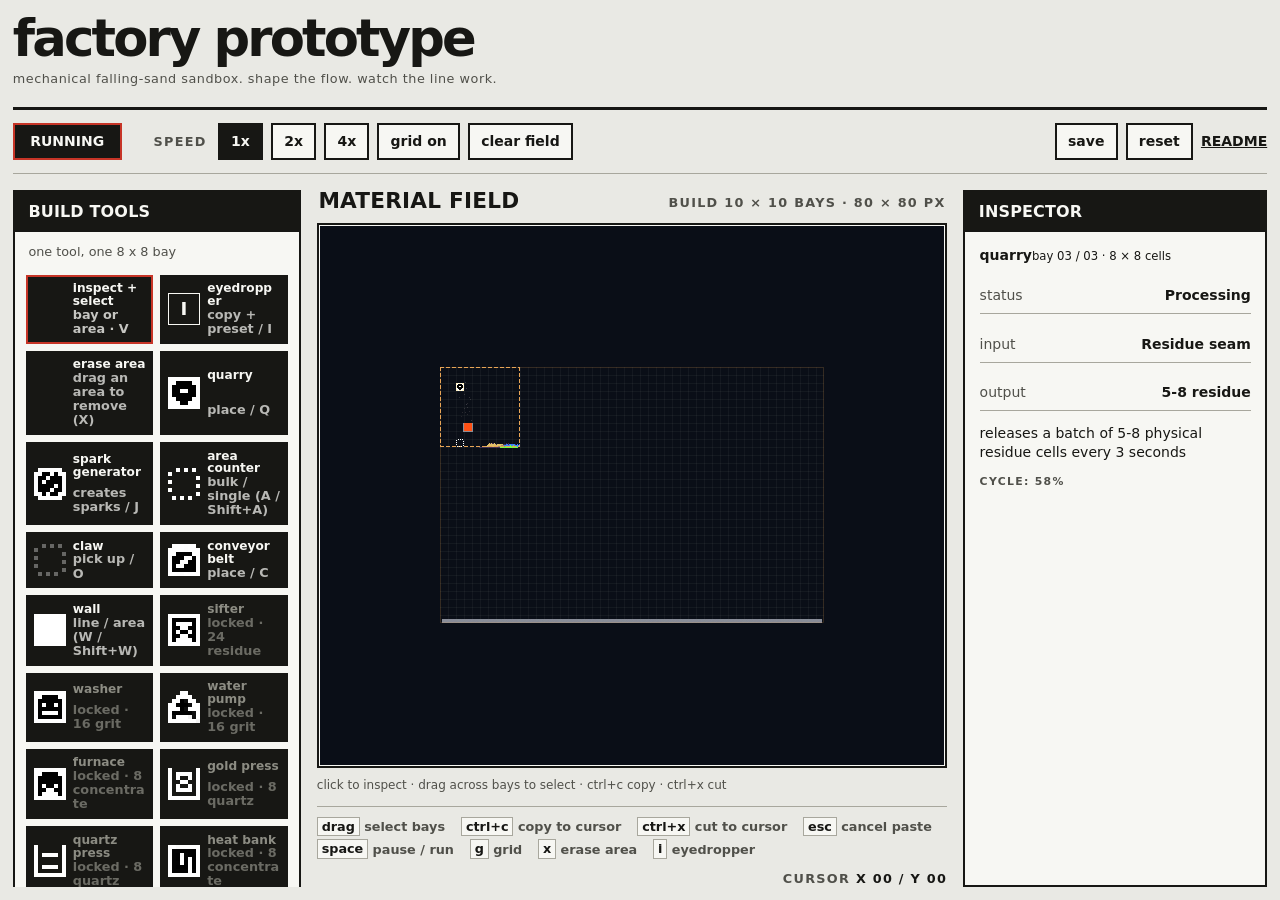
<file: index.html>
<!doctype html>
<html lang="en">
  <head>
    <meta charset="UTF-8" />
    <meta name="viewport" content="width=device-width, initial-scale=1.0" />
    <meta name="description" content="A mechanical falling-sand factory prototype." />
    <title>Factory prototype</title>
    <link rel="stylesheet" href="styles.css" />
  </head>
  <body>
    <main class="app-shell">
      <header class="page-header">
        <div class="brand-lockup">
          <h1>factory prototype</h1>
          <p>mechanical falling-sand sandbox. shape the flow. watch the line work.</p>
        </div>
      </header>

      <section class="control-strip" aria-label="Simulation controls">
        <div class="run-control">
          <button class="run-button" id="run-button" type="button" aria-pressed="true"><span id="run-label">running</span></button>
        </div>
        <div class="speed-control" role="group" aria-label="Simulation speed">
          <span class="control-label">speed</span>
          <button class="speed-button" type="button" data-speed="1" aria-pressed="true">1x</button>
          <button class="speed-button" type="button" data-speed="2" aria-pressed="false">2x</button>
          <button class="speed-button" type="button" data-speed="4" aria-pressed="false">4x</button>
          <button type="button" id="grid-button">grid <span id="grid-state">on</span></button>
          <button type="button" id="clear-button">clear field</button>
        </div>
        <div class="strip-actions">
          <button type="button" id="save-button">save</button>
          <button type="button" id="reset-button">reset</button>
          <a class="text-link" href="readme.html">readme</a>
        </div>
      </section>

      <div class="app-grid">
        <aside class="tools" aria-label="Build and material tools">
          <section aria-labelledby="machine-tools-heading">
            <div class="section-heading">
              <h2 id="machine-tools-heading">Build tools</h2>
            </div>
            <p class="section-note">one tool, one 8 x 8 bay</p>
            <div class="build-tools" id="machine-tools">
              <button class="tool-button" type="button" data-tool="select" aria-pressed="true"><strong>inspect + select</strong><small>bay or area · V</small></button>
              <button class="tool-button" type="button" data-tool="eyedropper" aria-pressed="false"><span class="tool-glyph" aria-hidden="true">I</span><strong>eyedropper</strong><small>copy machine + filter (I)</small></button>
              <button class="tool-button" type="button" data-tool="erase" aria-pressed="false"><strong>erase area</strong><small>drag an area to remove (X)</small></button>
              <button class="tool-button" type="button" data-tool="quarry" aria-pressed="false"><span class="tool-sprite tool-sprite--quarry" aria-hidden="true"></span><strong>quarry</strong><small>extracts residue (Q)</small></button>
              <button class="tool-button" type="button" data-tool="spark-generator" aria-pressed="false"><span class="tool-sprite tool-sprite--spark-generator" aria-hidden="true"></span><strong>spark generator</strong><small>creates sparks (J)</small></button>
              <button class="tool-button" type="button" data-tool="area-counter" aria-pressed="false"><span class="tool-sprite tool-sprite--area-counter" aria-hidden="true"></span><strong>area counter</strong><small>single / area (A / Shift+A)</small></button>
              <button class="tool-button" type="button" data-tool="claw" aria-pressed="false"><span class="tool-sprite tool-sprite--claw" aria-hidden="true"></span><strong>claw</strong><small>pick up / O</small></button>
              <button class="tool-button" type="button" data-tool="conveyor" aria-pressed="false"><span class="tool-sprite tool-sprite--conveyor" aria-hidden="true"></span><strong>conveyor belt</strong><small>drag a line (C)</small></button>
              <button class="tool-button" type="button" data-tool="wall" aria-pressed="false"><span class="tool-sprite tool-sprite--wall" aria-hidden="true"></span><strong>wall</strong><small>line / area (W / Shift+W)</small></button>
              <button class="tool-button" type="button" data-tool="sifter" aria-pressed="false"><span class="tool-sprite tool-sprite--sifter" aria-hidden="true"></span><strong>sifter</strong><small>locked · S</small></button>
              <button class="tool-button" type="button" data-tool="washer" aria-pressed="false"><span class="tool-sprite tool-sprite--washer" aria-hidden="true"></span><strong>washer</strong><small>locked · U</small></button>
              <button class="tool-button" type="button" data-tool="pump" aria-pressed="false"><span class="tool-sprite tool-sprite--pump" aria-hidden="true"></span><strong>water pump</strong><small>locked · P</small></button>
              <button class="tool-button" type="button" data-tool="furnace" aria-pressed="false"><span class="tool-sprite tool-sprite--furnace" aria-hidden="true"></span><strong>furnace</strong><small>locked · N</small></button>
              <button class="tool-button" type="button" data-tool="gold-press" aria-pressed="false"><span class="tool-sprite tool-sprite--gold-press" aria-hidden="true"></span><strong>gold press</strong><small>locked · G</small></button>
              <button class="tool-button" type="button" data-tool="quartz-press" aria-pressed="false"><span class="tool-sprite tool-sprite--quartz-press" aria-hidden="true"></span><strong>quartz press</strong><small>locked · Z</small></button>
              <button class="tool-button" type="button" data-tool="heat-bank" aria-pressed="false"><span class="tool-sprite tool-sprite--heat-bank" aria-hidden="true"></span><strong>heat bank</strong><small>locked · H</small></button>
              <button class="tool-button" type="button" data-tool="melter" aria-pressed="false"><span class="tool-sprite tool-sprite--melter" aria-hidden="true"></span><strong>melter</strong><small>locked · M</small></button>
              <button class="tool-button" type="button" data-tool="filter" aria-pressed="false"><span class="tool-sprite tool-sprite--filter" aria-hidden="true"></span><strong>filter</strong><small>locked · F</small></button>
              <button class="tool-button" type="button" data-tool="launcher" aria-pressed="false"><span class="tool-sprite tool-sprite--launcher" aria-hidden="true"></span><strong>launcher</strong><small>place / L</small></button>
            </div>
            <div id="placement-mode" class="placement-mode" hidden></div>
          </section>

          <section class="area-section" aria-labelledby="area-heading">
            <div class="section-heading">
              <h2 id="area-heading">Build area</h2>
            </div>
            <div class="area-summary"><strong id="area-size">10 × 10 bays</strong><span id="area-pixels">80 × 80 px</span></div>
            <div class="area-grid" id="area-grid" role="img" aria-label="playable build area, 10 by 10 bays"></div>
            <div class="area-economy"><span>gold in counters</span><strong id="gold-stock">0</strong></div>
            <button class="expand-button" id="expand-area" type="button">expand +2 bays · 4 gold</button>
            <p class="area-note">gold stays physical. expansion removes it from gold counter bays.</p>
          </section>

          <section class="resource-section" aria-labelledby="resources-heading">
            <div class="section-heading">
              <h2 id="resources-heading">Resource list</h2>
            </div>
            <p class="section-note">select a material to paint a test batch. routes show how it is obtained.</p>
            <div id="resource-list"></div>
          </section>

          <section aria-labelledby="progression-heading">
            <div class="section-heading">
              <h2 id="progression-heading">Progression</h2>
            </div>
            <div id="progression-content"></div>
          </section>

          <div class="sidebar-footer">
            <p>auto-save <strong id="save-state">local</strong></p>
          </div>
        </aside>

        <section class="simulation-column" aria-label="Factory workspace">
          <div class="field-column">
            <div class="field-heading">
              <div>
                <h2>Material field</h2>
              </div>
              <span class="field-meta" id="field-meta">build 10 × 10 bays · 80 × 80 px</span>
            </div>
            <div class="sim-frame" id="canvas-wrap">
              <canvas id="sim-canvas" width="384" height="256" aria-label="Interactive falling sand material field"></canvas>
            </div>
            <p id="canvas-hint">click an 8 × 8 bay to place or select · active build area is 10 × 10 bays</p>

            <div class="field-footer">
              <div class="field-help">
                <span><kbd>drag</kbd> select bays</span>
                <span><kbd>ctrl+c</kbd> copy to cursor</span>
                <span><kbd>ctrl+x</kbd> cut to cursor</span>
                <span><kbd>esc</kbd> cancel paste</span>
                <span><kbd>space</kbd> pause / run</span>
                <span><kbd>g</kbd> grid</span>
                <span><kbd>x</kbd> erase area</span>
                <span><kbd>i</kbd> eyedropper</span>
              </div>
              <span class="field-coordinate">cursor <span id="cursor-readout">x 00 / y 00</span></span>
            </div>
          </div>

          <aside class="inspector" aria-label="Factory inspector">
            <h2>Inspector</h2>
            <div id="inspector-content"></div>
          </aside>
        </section>
      </div>
    </main>

    <script type="module" src="js/main.js"></script>
  </body>
</html>
</file>
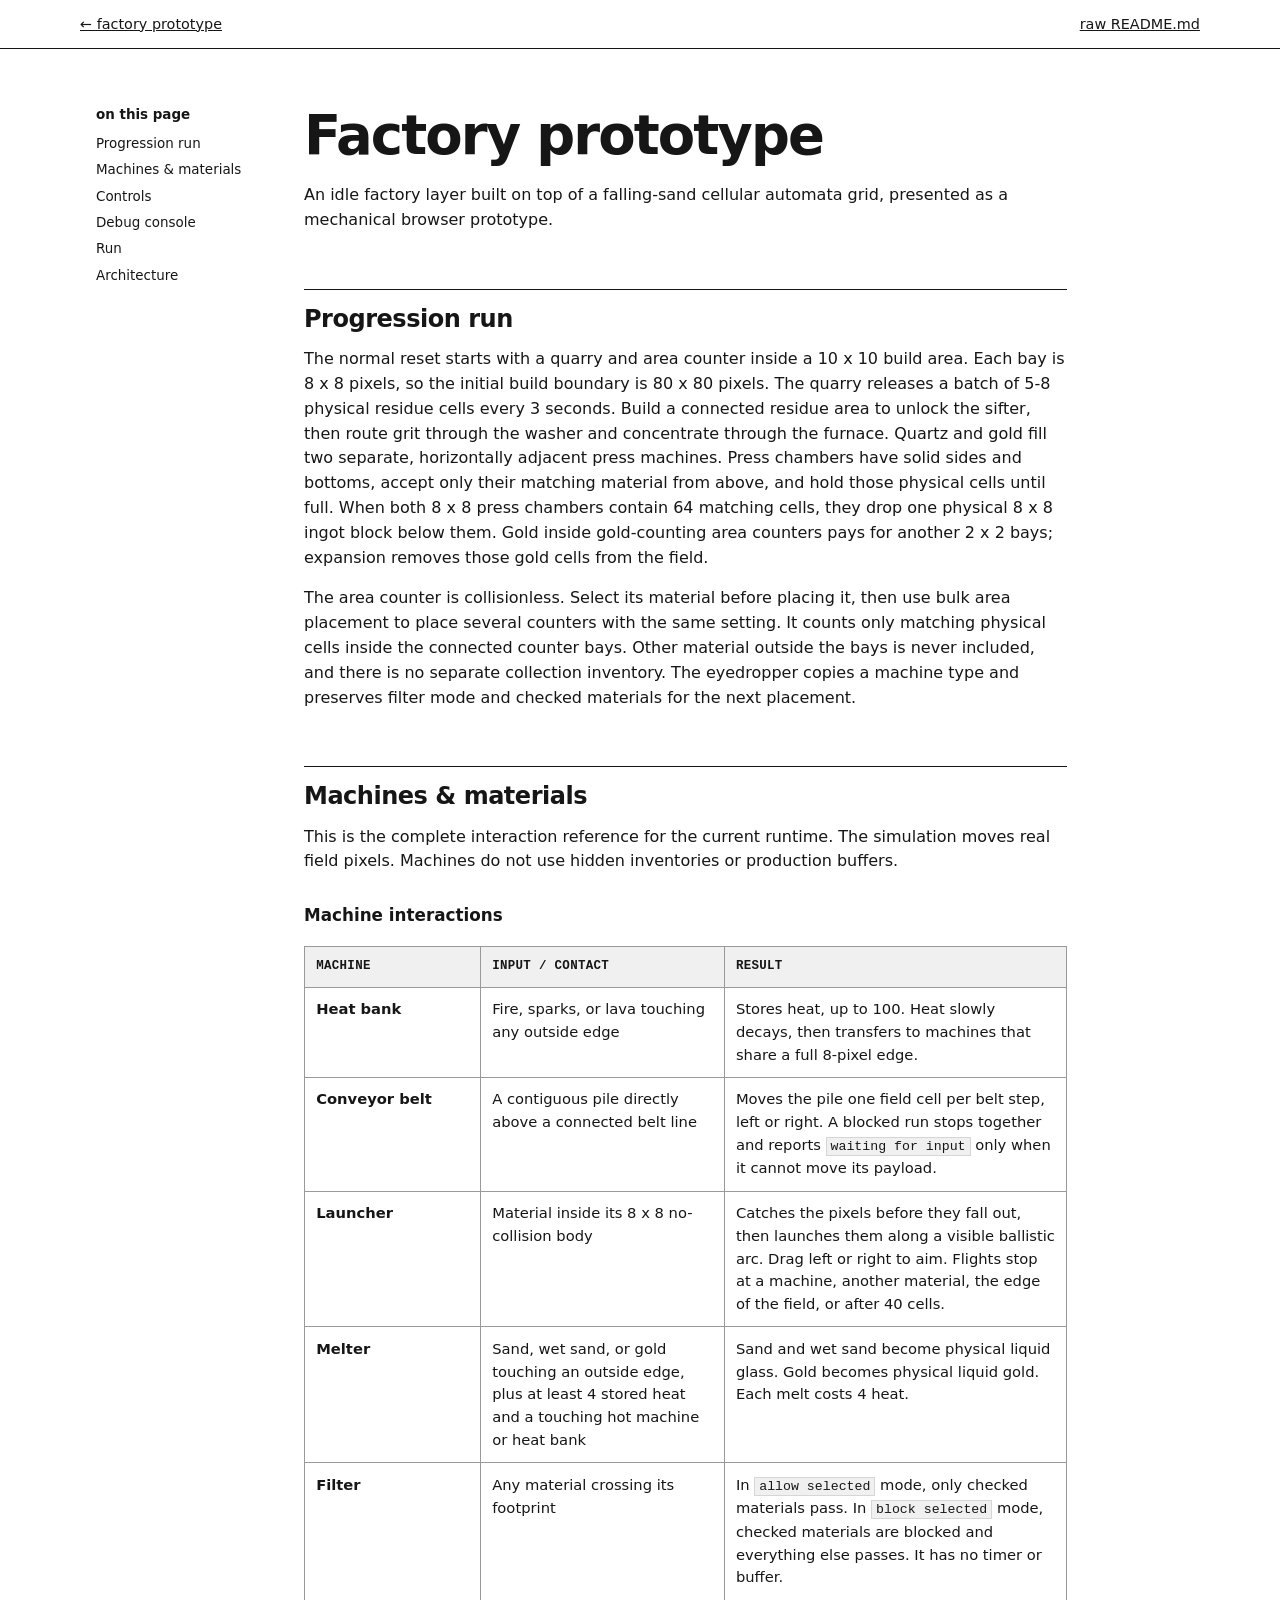
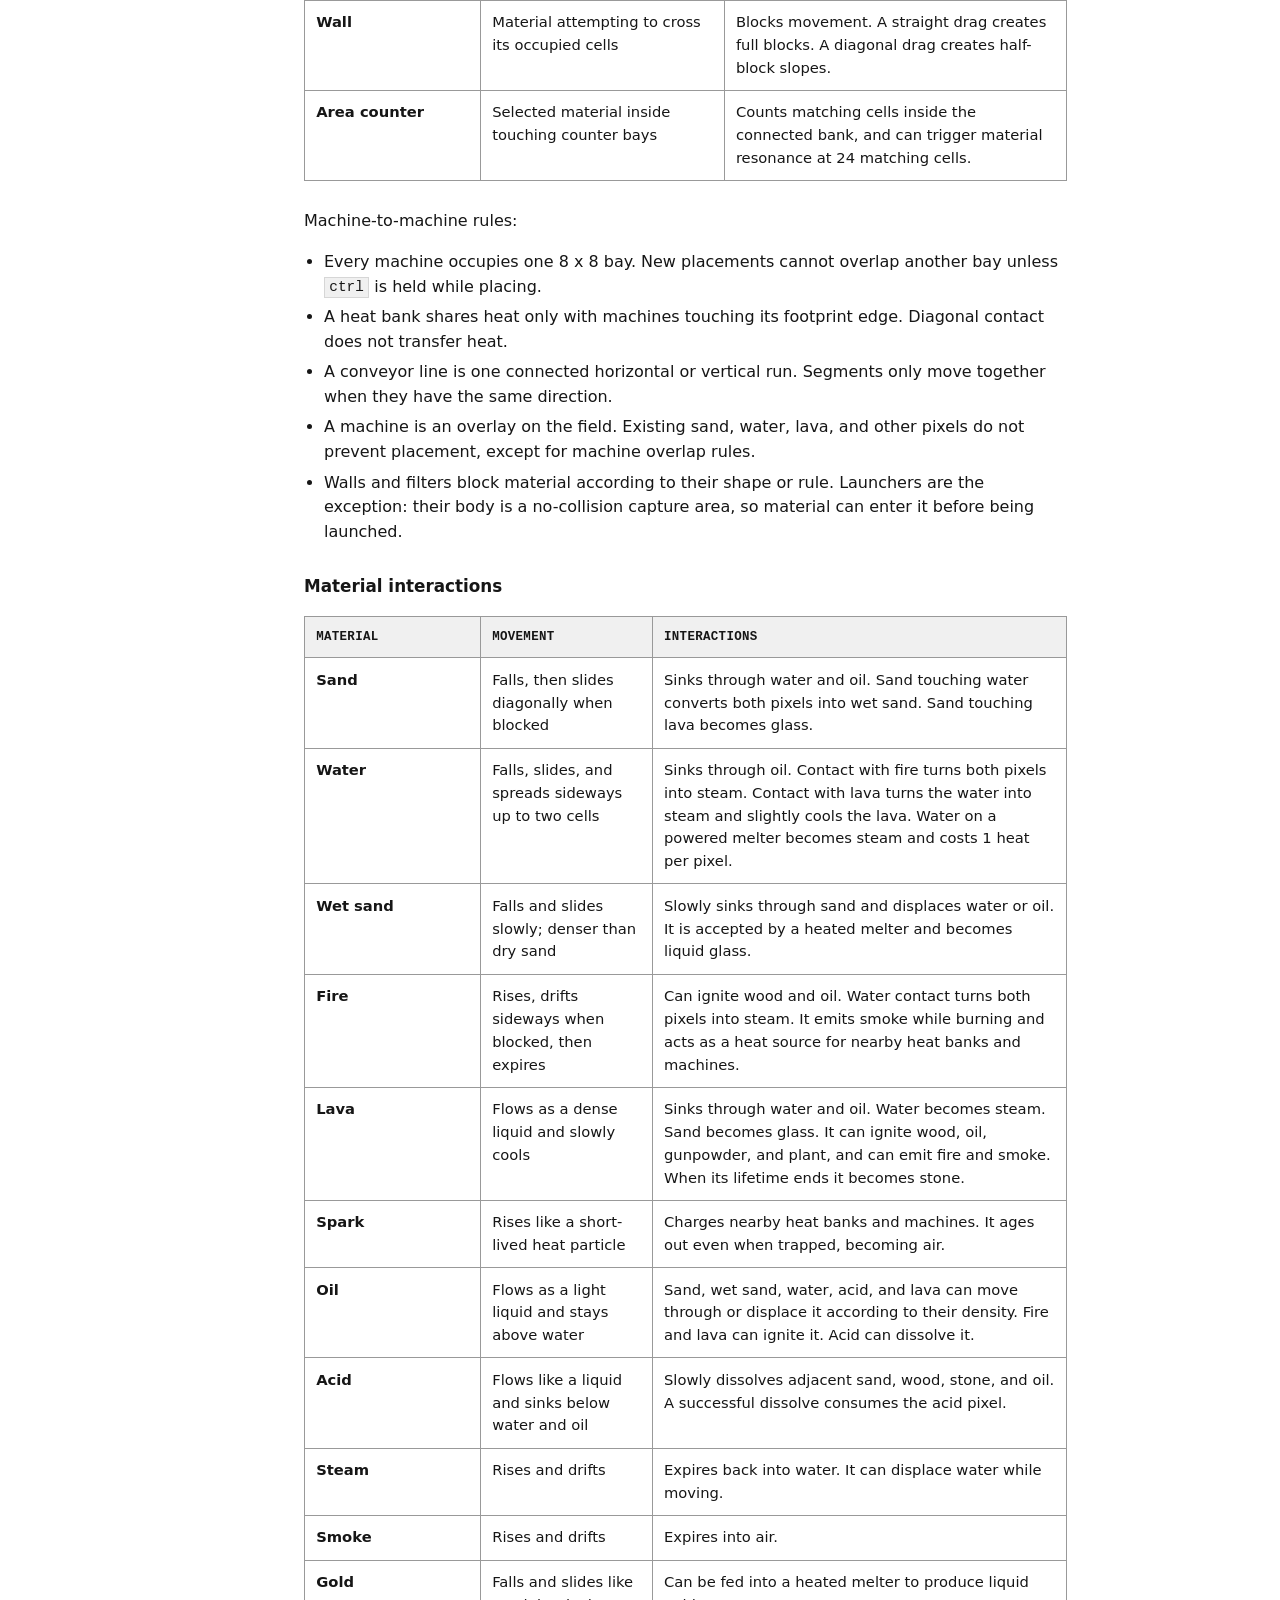
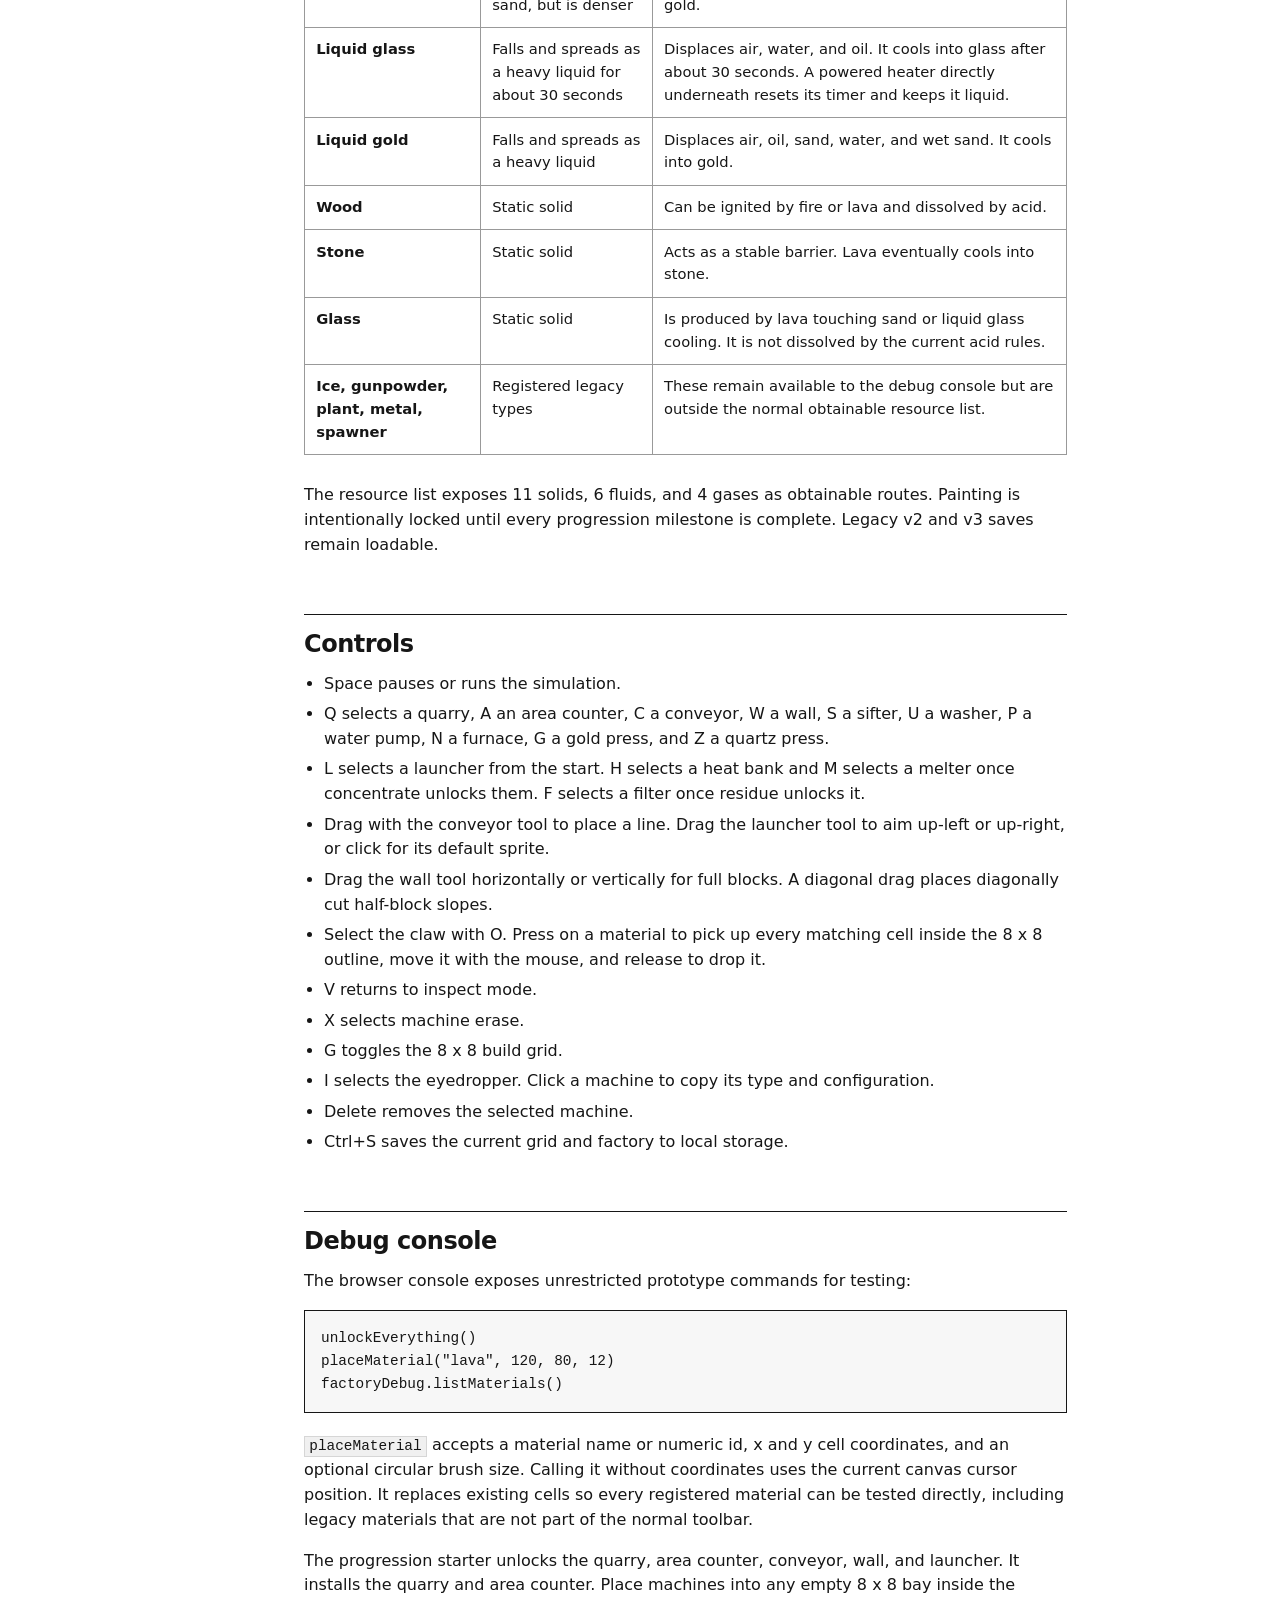
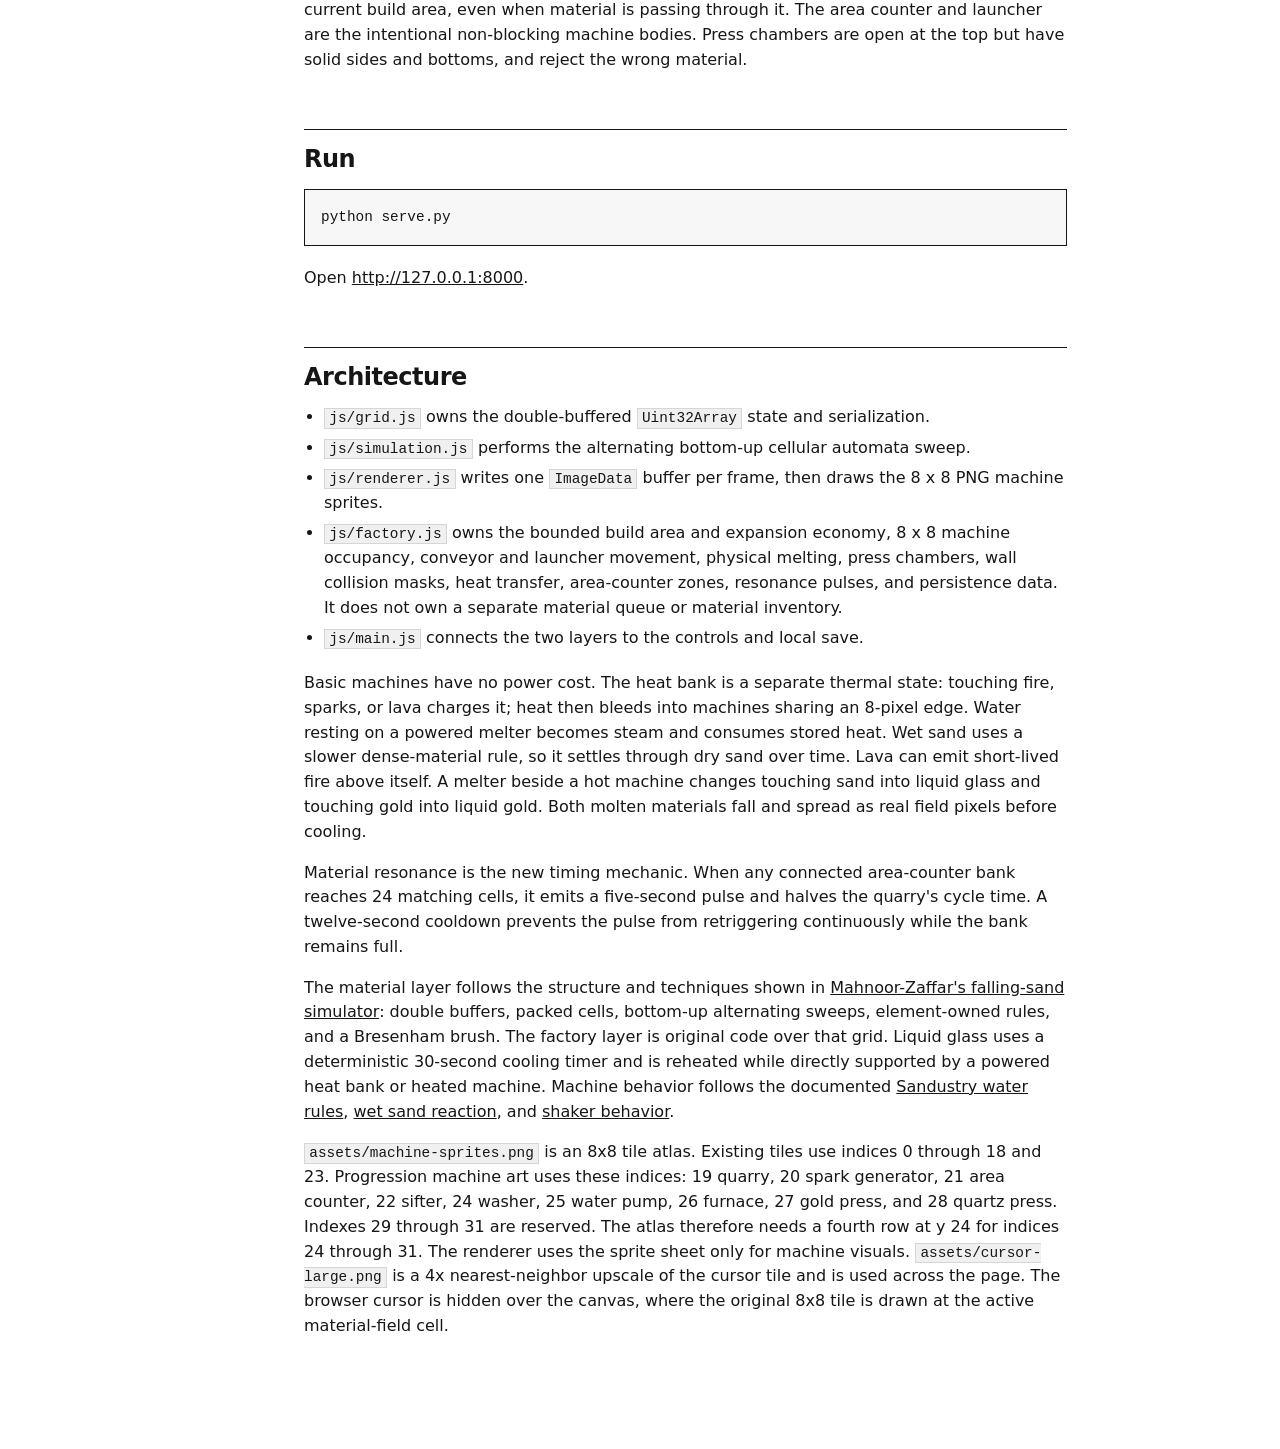
<file: readme.html>
<!doctype html>
<html lang="en">
  <head>
    <meta charset="utf-8" />
    <meta name="viewport" content="width=device-width, initial-scale=1" />
    <meta name="description" content="Factory prototype readme and machine interaction reference." />
    <title>Factory prototype · readme</title>
    <link rel="stylesheet" href="readme.css" />
  </head>
  <body>
    <header class="readme-header">
      <a href="index.html">← factory prototype</a>
      <a href="README.md">raw README.md</a>
    </header>

    <main class="readme-layout">
      <aside class="readme-nav" aria-label="Readme navigation">
        <p>on this page</p>
        <nav id="readme-nav-links"></nav>
      </aside>
      <article id="readme-content" class="readme-document" aria-live="polite">
        <p>loading README.md…</p>
      </article>
    </main>

    <script type="module" src="readme.js"></script>
  </body>
</html>
</file>
<file: styles.css>
:root {
  --paper: #e9e9e4;
  --paper-bright: #f7f7f3;
  --ink: #171714;
  --muted: #50504a;
  --line: #a8a79d;
  --signal: #c73527;
  --signal-dark: #8d2118;
  --gap: clamp(.8rem, 1.25vw, 1.25rem);
}

* {
  box-sizing: border-box;
  cursor: url("./assets/cursor-large.png") 0 0, auto;
}

html,
body {
  width: 100%;
  max-width: 100%;
  overflow-x: hidden;
}

body {
  min-width: 320px;
  margin: 0;
  color: var(--ink);
  background: var(--paper);
  font-family: "Segoe UI", system-ui, sans-serif;
  font-size: 14px;
  line-height: 1.35;
}

button,
input,
select {
  font: inherit;
}

button,
a,
input,
select {
  cursor: url("./assets/cursor-large.png") 0 0, pointer;
}

button {
  color: var(--ink);
}

button:disabled {
  cursor: not-allowed;
  opacity: .4;
}

button:focus-visible,
a:focus-visible,
input:focus-visible,
select:focus-visible {
  outline: 3px solid var(--signal);
  outline-offset: 2px;
}

h1,
h2,
p {
  margin-top: 0;
}

h1,
h2 {
  line-height: 1;
}

h1 {
  margin-bottom: .35rem;
  font-size: clamp(2rem, 4vw, 3.6rem);
  letter-spacing: -.055em;
}

h2 {
  margin-bottom: .75rem;
  font-size: 1rem;
  letter-spacing: .01em;
  text-transform: uppercase;
}

p {
  margin-bottom: .65rem;
}

.app-shell {
  width: 100%;
  /*max-width: 1720px;*/
  min-height: 100vh;
  margin: 0 auto;
  padding: clamp(.65rem, 1vw, 1rem);
}

.page-header,
.control-strip,
.field-heading,
.field-footer,
.run-control,
.speed-control,
.strip-actions,
.section-heading {
  display: flex;
  align-items: center;
}

.page-header,
.control-strip,
.field-heading,
.field-footer {
  justify-content: space-between;
}

.page-header {
  gap: 1rem;
  padding-bottom: 1.25rem;
  border-bottom: 3px solid var(--ink);
}

.brand-lockup p {
  max-width: 46rem;
  margin: 0;
  color: var(--muted);
  font-size: .8rem;
  letter-spacing: .04em;
}

.control-label,
.section-index,
.field-meta,
.field-coordinate {
  color: var(--muted);
  font-size: .8rem;
  font-weight: 700;
  letter-spacing: .1em;
  text-transform: uppercase;
}

.text-link {
  color: var(--ink);
  font-weight: 700;
  text-transform: uppercase;
}

button,
.text-link {
  border-radius: 0;
}

button {
  min-height: 2.25rem;
  padding: .45rem .7rem;
  border: 2px solid var(--ink);
  background: var(--paper-bright);
  font-weight: 700;
}

button:hover:not(:disabled),
button[aria-pressed="true"],
.tool-button.is-selected {
  color: var(--paper-bright);
  background: var(--ink);
}

button[aria-pressed="true"] {
  font-weight: 800;
}

.control-strip {
  flex-wrap: wrap;
  gap: 1rem 2rem;
  min-height: 4rem;
  padding: .8rem 0;
  border-bottom: 1px solid var(--line);
}

.run-control,
.speed-control,
.strip-actions {
  gap: .5rem;
}

.run-button {
  min-width: 6.8rem;
  color: var(--paper-bright);
  background: var(--signal);
  border-color: var(--signal);
  text-transform: uppercase;
}

.run-button[aria-pressed="false"] {
  color: var(--paper-bright);
  background: var(--ink);
  border-color: var(--ink);
}

.cycle-readout {
  display: flex;
  align-items: baseline;
  gap: .5rem;
}

.cycle-readout span {
  color: var(--muted);
  font-size: .68rem;
  font-weight: 700;
  letter-spacing: .12em;
  text-transform: uppercase;
}

.cycle-readout strong {
  font-size: 1.2rem;
  font-variant-numeric: tabular-nums;
}

.speed-control .control-label {
  margin-right: .2rem;
}

.speed-button {
  min-width: 2.6rem;
}

.strip-actions {
  margin-left: auto;
}

.app-grid {
  display: grid;
  grid-template-columns: minmax(15rem, 18rem) minmax(0, 1fr);
  gap: var(--gap);
  min-width: 0;
  margin-top: var(--gap);
  align-items: stretch;
}

.tools,
.simulation-column {
  min-width: 0;
  min-height: 0;
}

.tools {
  display: grid;
  align-content: start;
  gap: var(--gap);
  overflow-y: auto;
}

.tools section,
.inspector {
  border: 2px solid var(--ink);
  background: var(--paper-bright);
}

.tools section>.section-heading,
.inspector>h2 {
  margin: 0;
  padding: .75rem .85rem;
  color: var(--paper-bright);
  background: var(--ink);
}

.tools section>.section-heading h2 {
  margin: 0;
  color: inherit;
}

.section-heading {
  justify-content: space-between;
  gap: .5rem;
}

.section-index {
  color: #b8b8ae;
}

.section-note,
.tools section>p:not(.milestone-list) {
  margin: 0;
  padding: .7rem .85rem .2rem;
  color: var(--muted);
  font-size: .8rem;
}

.build-tools {
  display: grid;
  grid-template-columns: repeat(2, minmax(0, 1fr));
  gap: .45rem;
  padding: .7rem;
}

.tool-button {
  display: grid;
  grid-template-columns: 2rem minmax(0, 1fr);
  column-gap: .45rem;
  align-items: center;
  min-width: 0;
  min-height: 3.5rem;
  padding: .35rem;
  color: var(--paper-bright);
  background: var(--ink);
  border-color: var(--ink);
  text-align: left;
}

.tool-button.is-selected {
  border-color: var(--signal);
}

.tool-button:disabled {
  color: #8c8c83;
  background: var(--ink);
  border-color: var(--ink);
  opacity: 1;
}

.tool-button>strong,
.tool-button>small {
  grid-column: 2;
  min-width: 0;
  overflow-wrap: anywhere;
}

.tool-button>strong {
  font-size: .76rem;
  line-height: 1.05;
}

.tool-button small {
  display: block;
  color: inherit;
  font-size: .8rem;
  line-height: 1.1;
  opacity: .72;
}

.tool-button:hover:not(:disabled) small,
.tool-button.is-selected small {
  color: inherit;
  opacity: .78;
}

.tool-sprite {
  grid-column: 1;
  grid-row: 1 / span 2;
  width: 2rem;
  height: 2rem;
  pointer-events: none;
  background-image: url("./assets/machine-sprites.png");
  background-repeat: no-repeat;
  background-size: 16rem 8rem;
  image-rendering: pixelated;
}

.tool-glyph {
  display: grid;
  grid-column: 1;
  grid-row: 1 / span 2;
  width: 2rem;
  height: 2rem;
  place-items: center;
  border: 1px solid currentColor;
  color: var(--paper-bright);
  font-size: 1.15rem;
  font-weight: 900;
  line-height: 1;
}

.tool-sprite--quarry {
  background-position: -6rem -4rem;
}

.tool-sprite--spark-generator {
  background-position: -8rem -4rem;
}

.tool-sprite--area-counter,
.tool-sprite--claw {
  background-position: -10rem -4rem;
}

.tool-sprite--claw {
  opacity: .34;
}

.tool-sprite--conveyor {
  background-position: 0 -4rem;
}

.tool-sprite--wall {
  background-position: 0 0;
}

.tool-sprite--sifter {
  background-position: -12rem -4rem;
}

.tool-sprite--washer {
  background-position: 0 -6rem;
}

.tool-sprite--pump {
  background-position: -2rem -6rem;
}

.tool-sprite--furnace {
  background-position: -4rem -6rem;
}

.tool-sprite--gold-press {
  background-position: -6rem -6rem;
}

.tool-sprite--quartz-press {
  background-position: -8rem -6rem;
}

.tool-sprite--heat-bank {
  background-position: -4rem -2rem;
}

.tool-sprite--melter {
  background-position: -12rem -2rem;
}

.tool-sprite--filter {
  background-position: -14rem -2rem;
}

.tool-sprite--launcher {
  background-position: -10rem -2rem;
}

.placement-mode {
  display: grid;
  gap: .35rem;
  margin: .7rem;
  padding-top: .7rem;
  border-top: 1px solid var(--line);
}

.placement-mode[hidden] {
  display: none;
}

.placement-mode>div {
  display: grid;
  grid-template-columns: repeat(2, minmax(0, 1fr));
  gap: .35rem;
}

.placement-select {
  display: grid;
  gap: .25rem;
  font-size: .72rem;
  font-weight: 700;
  text-transform: uppercase;
}

.placement-select select {
  width: 100%;
  min-height: 2.1rem;
  border: 2px solid var(--ink);
  border-radius: 0;
  background: var(--paper-bright);
}

.placement-preset {
  color: var(--signal-dark);
  font-size: .72rem;
  font-weight: 700;
}

.placement-mode button {
  min-width: 0;
  padding-inline: .35rem;
  font-size: .75rem;
}

#progression-content {
  padding: .8rem .85rem;
}

.area-section {
  padding-bottom: .8rem;
}

.area-summary,
.area-economy {
  display: flex;
  justify-content: space-between;
  gap: .75rem;
  padding: .75rem .85rem 0;
  font-variant-numeric: tabular-nums;
}

.area-summary span,
.area-economy span,
.area-note,
.resource-group-heading small {
  color: var(--muted);
}

.area-summary span,
.area-economy,
.area-note {
  font-size: .78rem;
}

.area-grid {
  display: grid;
  grid-template-columns: repeat(var(--area-cols, 10), 8px);
  grid-auto-rows: 8px;
  width: calc(var(--area-cols, 10) * 8px);
  max-width: calc(100% - 1.7rem);
  margin: .75rem .85rem 0;
  border: 1px solid var(--ink);
  background: var(--ink);
}

.area-cell {
  width: 8px;
  height: 8px;
  border: 1px solid var(--line);
  background: var(--paper-bright);
}

.area-cell.is-counter {
  background: var(--signal);
  border-color: var(--signal-dark);
}

.area-economy {
  padding-top: .7rem;
}

.area-economy strong {
  color: var(--signal-dark);
}

.expand-button {
  width: calc(100% - 1.7rem);
  margin: .7rem .85rem 0;
}

.area-note {
  margin: .55rem .85rem 0;
}

.resource-section > .section-note {
  padding-bottom: .5rem;
}

#resource-list {
  display: grid;
  gap: .8rem;
  padding: 0 .7rem .8rem;
}

.resource-lock {
  margin: 0;
  padding: .45rem .15rem .1rem;
  color: var(--signal-dark);
  font-size: .74rem;
  font-weight: 700;
}

.resource-group {
  min-width: 0;
}

.resource-group-heading {
  display: flex;
  justify-content: space-between;
  gap: .5rem;
  align-items: baseline;
  padding: .35rem .15rem;
  border-bottom: 1px solid var(--line);
  text-transform: uppercase;
}

.resource-group-heading small {
  font-size: .68rem;
  font-weight: 700;
  white-space: nowrap;
}

.resource-items {
  display: grid;
  grid-template-columns: repeat(2, minmax(0, 1fr));
  gap: .3rem;
  padding-top: .35rem;
}

.resource-item {
  display: grid;
  grid-template-columns: .65rem minmax(0, 1fr);
  gap: .35rem;
  min-width: 0;
  min-height: 2.25rem;
  padding: .3rem;
  border: 1px solid var(--line);
  background: var(--paper-bright);
  text-align: left;
}

.resource-item:hover:not(:disabled),
.resource-item.is-selected {
  border-color: var(--ink);
  background: var(--ink);
  color: var(--paper-bright);
}

.resource-item > span:last-child {
  display: grid;
  min-width: 0;
  gap: .05rem;
}

.resource-item strong,
.resource-item small {
  overflow-wrap: anywhere;
}

.resource-item strong {
  font-size: .7rem;
  line-height: 1.05;
}

.resource-item small {
  color: var(--muted);
  font-size: .62rem;
  line-height: 1.05;
}

.resource-item:hover:not(:disabled) small,
.resource-item.is-selected small {
  color: #c8c8be;
}

.material-swatch {
  width: .65rem;
  height: .65rem;
  margin-top: .12rem;
  background: var(--swatch);
  border: 1px solid var(--ink);
}

.sidebar-footer {
  display: grid;
  gap: .8rem;
  padding: .2rem .1rem 0;
  line-height: 1.55;
}

.sidebar-footer p {
  margin: 0;
}

.sidebar-footer strong {
  color: var(--signal-dark);
}

kbd {
  padding: .08rem .24rem;
  border: 1px solid var(--line);
  background: var(--paper-bright);
  color: var(--ink);
  font-family: inherit;
  font-size: .8rem;
  letter-spacing: 0;
}

.simulation-column {
  display: grid;
  grid-template-columns: minmax(0, 1fr) minmax(15rem, 19rem);
  gap: var(--gap);
  align-items: stretch;
}

.field-column {
  display: grid;
  grid-template-rows: auto auto auto auto;
  min-width: 0;
}

.field-heading {
  gap: 1rem;
  padding: 0 .1rem .7rem;
  align-items: end;
}

.field-heading h2 {
  margin: 0;
  font-size: 1.35rem;
}

.field-meta,
.field-coordinate {
  white-space: nowrap;
  font-variant-numeric: tabular-nums;
}

.sim-frame {
  display: grid;
  width: 100%;
  min-height: 20rem;
  aspect-ratio: 3 / 2;
  place-items: center;
  padding: 4px;
  overflow: hidden;
  border: 2px solid var(--ink);
  background: #0a0e17;
  box-shadow: inset 0 0 0 1px var(--paper-bright);
}

#sim-canvas {
  display: block;
  max-width: 100%;
  max-height: 100%;
  image-rendering: pixelated;
  cursor: none;
}

#canvas-hint {
  margin: .55rem 0 0;
  color: var(--muted);
  font-size: .75rem;
}

.field-footer {
  align-items: flex-start;
  flex-wrap: wrap;
  gap: .75rem 1rem;
  margin-top: .8rem;
  padding: .7rem 0 0;
  border-top: 1px solid var(--line);
}

.field-help {
  display: flex;
  flex-wrap: wrap;
  gap: .35rem 1rem;
  color: var(--muted);
  font-size: .8rem;
  font-weight: 700;
}

.field-coordinate {
  margin-left: auto;
}

#cursor-readout {
  color: var(--ink);
}

.inspector {
  display: grid;
  align-content: start;
  gap: .9rem;
  min-width: 0;
  overflow-y: auto;
}

.inspector>h2 {
  margin: 0;
  font-size: 1rem;
}

#inspector-content {
  display: grid;
  gap: .8rem;
  padding: 0 .9rem .9rem;
}

.inspector p {
  margin: 0;
}

.inspector>p,
.inspector>h2 {
  margin-block: 0;
}

.status-row {
  display: flex;
  justify-content: space-between;
  gap: .75rem;
  padding: .5rem 0;
  border-bottom: 1px solid var(--line);
}

.status-row span {
  color: var(--muted);
}

.status-row strong {
  text-align: right;
}

.status-row strong:first-letter {
  text-transform: uppercase;
}

.filter-settings {
  display: grid;
  gap: .45rem;
  margin: 0;
  border: 1px solid var(--ink);
  padding: .65rem;
}

.filter-settings legend {
  padding-inline: .25rem;
  font-weight: 700;
}

.filter-actions {
  display: flex;
  flex-wrap: wrap;
  gap: .35rem;
  margin-block: .15rem;
}

.filter-actions button {
  min-height: 2rem;
  padding: .25rem .4rem;
  font-size: .72rem;
}

.filter-materials {
  display: grid;
  grid-template-columns: repeat(2, minmax(0, 1fr));
  gap: .25rem .5rem;
  margin-top: .2rem;
}

.filter-materials label {
  min-width: 0;
  overflow-wrap: anywhere;
  font-size: .75rem;
}

.area-select {
  display: grid;
  gap: .3rem;
}

.area-select select {
  width: 100%;
  min-height: 2.25rem;
  border: 2px solid var(--ink);
  border-radius: 0;
  background: var(--paper-bright);
}

.milestone-list {
  display: grid;
  gap: .3rem;
  margin: .8rem 0 0;
  padding-left: 1.1rem;
}

.milestone-list li {
  display: flex;
  justify-content: space-between;
  gap: .5rem;
}

.milestone-list li.is-complete {
  color: var(--muted);
  text-decoration: line-through;
}

.milestone-list small {
  white-space: nowrap;
  font-size: .8rem;
}

.mechanic-note {
  margin: .65rem 0 0;
  color: var(--muted);
  font-size: .76rem;
}

.resonance-row strong {
  color: var(--signal-dark);
  font-variant-numeric: tabular-nums;
}

@media (min-width: 1001px) {

  html,
  body {
    height: 100%;
    overflow: hidden;
  }

  .app-shell {
    height: 100vh;
    display: flex;
    flex-direction: column;
    overflow: hidden;
  }

  .app-grid {
    flex: 1;
    min-height: 0;
  }

  .tools,
  .simulation-column {
    height: 100%;
  }

  .field-column {
    min-height: 0;
    grid-template-rows: auto minmax(0, 1fr) auto auto;
  }

  .sim-frame {
    min-height: 0;
    width: auto;
    height: 100%;
    max-width: 100%;
    aspect-ratio: 3 / 2;
    align-self: start;
    justify-self: center;
  }
}

@media (max-width: 1000px) {
  .app-grid {
    grid-template-columns: 1fr;
  }

  .tools {
    grid-template-columns: minmax(0, 1.2fr) minmax(15rem, .8fr);
    align-items: start;
  }

  .sidebar-footer {
    grid-column: 1 / -1;
  }
}

@media (max-width: 700px) {
  .simulation-column {
    grid-template-columns: 1fr;
  }

  .inspector {
    order: 2;
  }

  .tools {
    grid-template-columns: 1fr;
  }

  .sidebar-footer {
    grid-column: auto;
  }
}

@media (max-width: 520px) {
  .app-shell {
    padding: .8rem;
  }

  .page-header {
    align-items: flex-start;
    flex-direction: column;
  }

  .strip-actions,
  .control-strip,
  .run-control,
  .speed-control {
    width: 100%;
  }

  .control-strip {
    align-items: stretch;
    flex-direction: column;
    gap: .65rem;
  }

  .run-control,
  .speed-control,
  .strip-actions {
    justify-content: flex-start;
  }

  .strip-actions {
    margin-left: 0;
  }

  .speed-control {
    display: grid;
    grid-template-columns: repeat(3, minmax(0, 1fr));
  }

  .speed-control .control-label {
    grid-column: 1 / -1;
  }

  .speed-button {
    width: 100%;
  }

  .build-tools {
    grid-template-columns: repeat(2, minmax(0, 1fr));
  }

  .sim-frame {
    min-height: 14rem;
  }

  .field-coordinate {
    width: 100%;
    margin-left: 0;
  }
}
</file>
<file: readme.css>
:root {
  color-scheme: light;
  font-family: system-ui, sans-serif;
  line-height: 1.55;
  color: #161616;
  background: #fff;
}

* { box-sizing: border-box; }

html { scroll-behavior: smooth; }

body {
  min-width: 320px;
  margin: 0;
}

a { color: inherit; }

a:focus-visible,
button:focus-visible {
  outline: 2px solid currentColor;
  outline-offset: 3px;
}

code,
pre,
th {
  font-family: ui-monospace, SFMono-Regular, Consolas, monospace;
}

.readme-header {
  display: flex;
  justify-content: space-between;
  gap: 1rem;
  padding: .8rem max(1rem, calc((100vw - 1120px) / 2));
  border-bottom: 1px solid currentColor;
  font-size: .9rem;
}

.readme-layout {
  display: grid;
  grid-template-columns: 10rem minmax(0, 58rem);
  gap: 3rem;
  max-width: 1120px;
  margin: 0 auto;
  padding: 3.5rem 1rem 6rem;
}

.readme-nav {
  position: sticky;
  top: 1.25rem;
  align-self: start;
  font-size: .84rem;
}

.readme-nav p {
  margin: 0 0 .5rem;
  font-weight: 700;
}

.readme-nav nav {
  display: grid;
  gap: .35rem;
}

.readme-nav a {
  text-decoration: none;
}

.readme-nav a:hover { text-decoration: underline; }

.readme-document {
  min-width: 0;
  max-width: 75ch;
}

.readme-document h1,
.readme-document h2,
.readme-document h3 {
  line-height: 1.15;
  text-wrap: balance;
}

.readme-document h1 {
  margin: 0 0 1rem;
  font-size: clamp(2rem, 5vw, 3.4rem);
  letter-spacing: -.035em;
}

.readme-document h2 {
  margin: 3.5rem 0 .85rem;
  padding-top: 1rem;
  border-top: 1px solid currentColor;
  font-size: 1.5rem;
  letter-spacing: -.02em;
  scroll-margin-top: 1.25rem;
}

.readme-document h3 {
  margin: 2rem 0 .65rem;
  font-size: 1.05rem;
  scroll-margin-top: 1.25rem;
}

.readme-document p {
  margin: 0 0 1rem;
}

.readme-document ul {
  margin: 0 0 1.25rem;
  padding-left: 1.25rem;
}

.readme-document li { margin: .35rem 0; }

.readme-document code {
  padding: .08em .3em;
  background: #f0f0f0;
  border: 1px solid #d6d6d6;
  font-size: .9em;
}

.readme-document pre {
  max-width: 100%;
  margin: 1rem 0 1.25rem;
  padding: 1rem;
  overflow-x: auto;
  border: 1px solid currentColor;
  background: #f7f7f7;
  line-height: 1.45;
}

.readme-document pre code {
  padding: 0;
  border: 0;
  background: transparent;
}

.readme-table-wrap {
  max-width: calc(100vw - 2rem);
  margin: 1.25rem 0 1.75rem;
  overflow-x: auto;
}

.readme-document table {
  width: 100%;
  min-width: 42rem;
  border-collapse: collapse;
  font-size: .92rem;
}

.readme-document th,
.readme-document td {
  padding: .65rem .7rem;
  border: 1px solid #999;
  text-align: left;
  vertical-align: top;
}

.readme-document th {
  background: #f0f0f0;
  font-size: .78rem;
  letter-spacing: .025em;
  text-transform: uppercase;
}

.readme-document td:first-child {
  width: 11rem;
  font-weight: 700;
}

.readme-document hr {
  margin: 2rem 0;
  border: 0;
  border-top: 1px solid currentColor;
}

.readme-error {
  padding: 1rem;
  border: 1px solid currentColor;
}

@media (max-width: 760px) {
  .readme-header { padding-inline: .75rem; }

  .readme-layout {
    display: block;
    padding: 2rem .75rem 4rem;
  }

  .readme-nav {
    position: static;
    padding-bottom: 1.5rem;
    border-bottom: 1px solid currentColor;
  }

  .readme-nav nav { display: flex; flex-wrap: wrap; gap: .5rem 1rem; }

  .readme-document h2 { margin-top: 2.75rem; }
}

@media (max-width: 430px) {
  .readme-header { align-items: flex-start; flex-direction: column; gap: .25rem; }
  .readme-document h1 { font-size: 2.25rem; }
}
</file>
